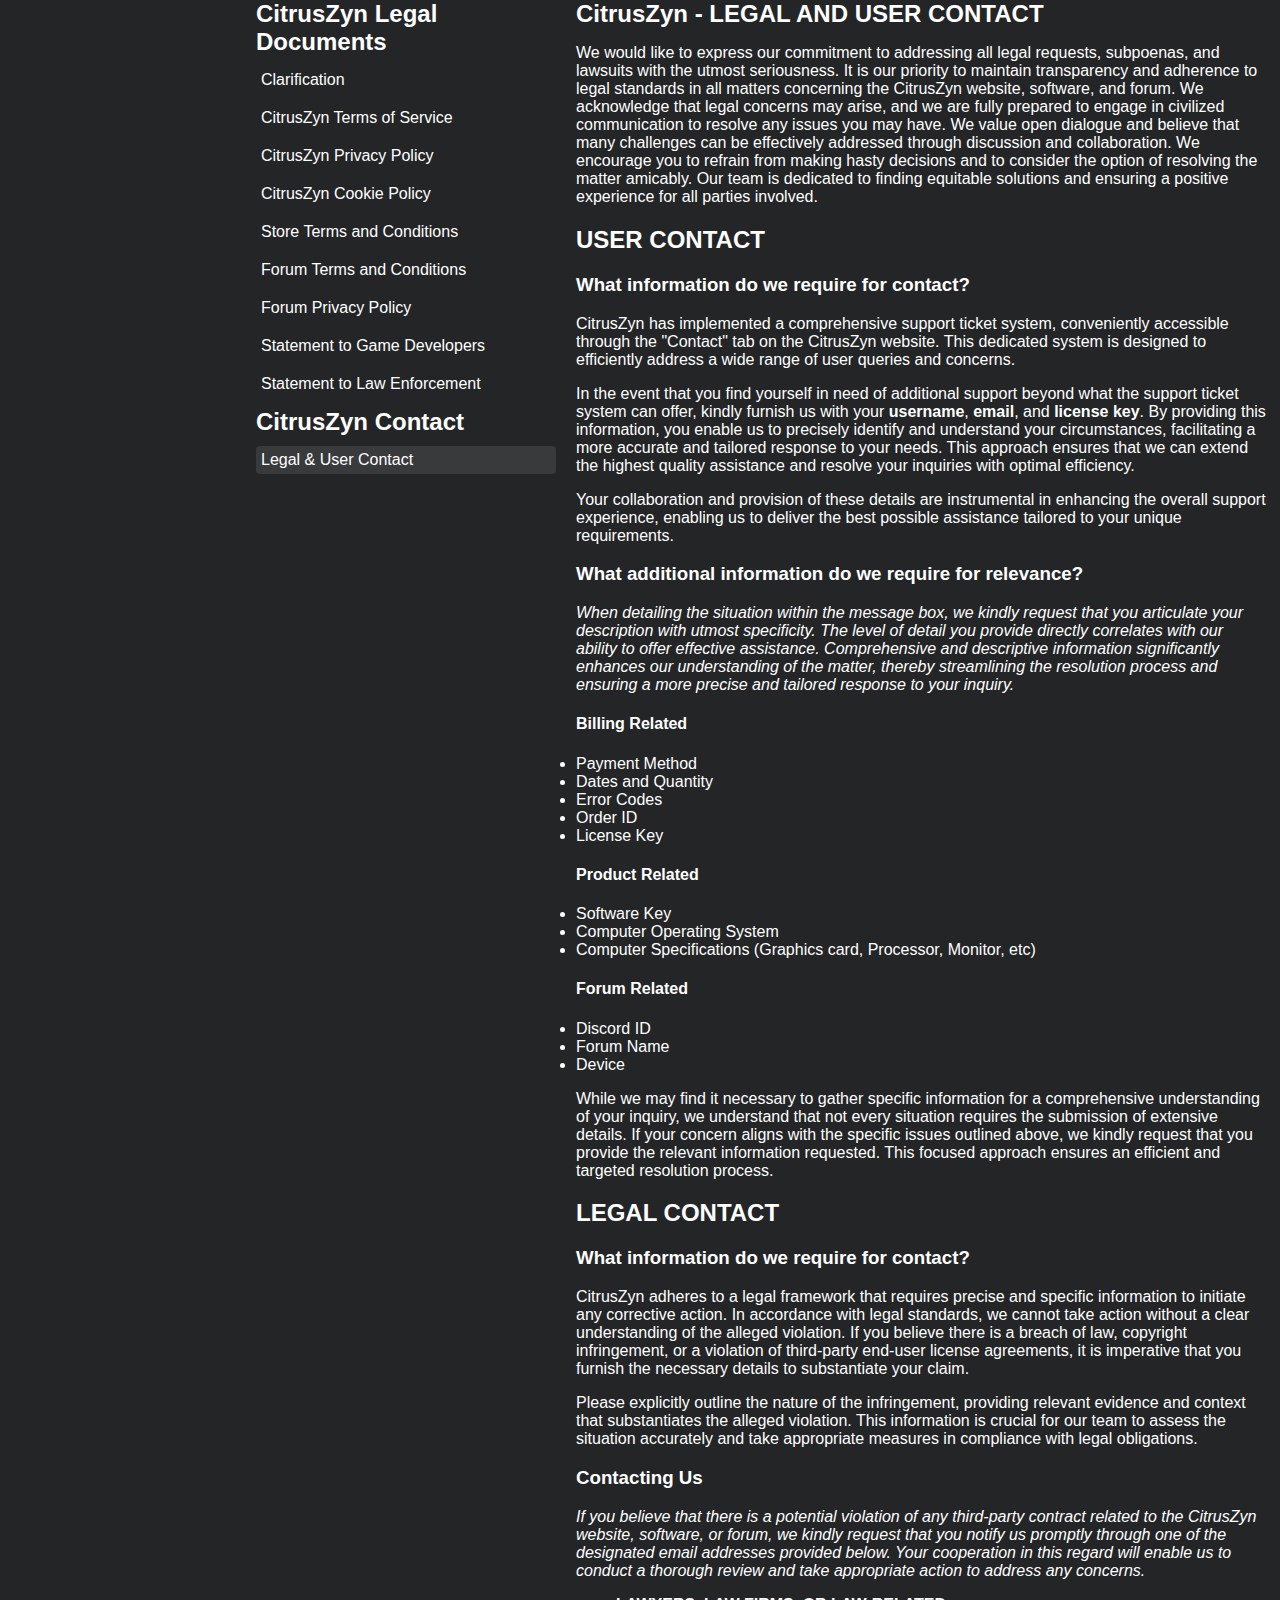
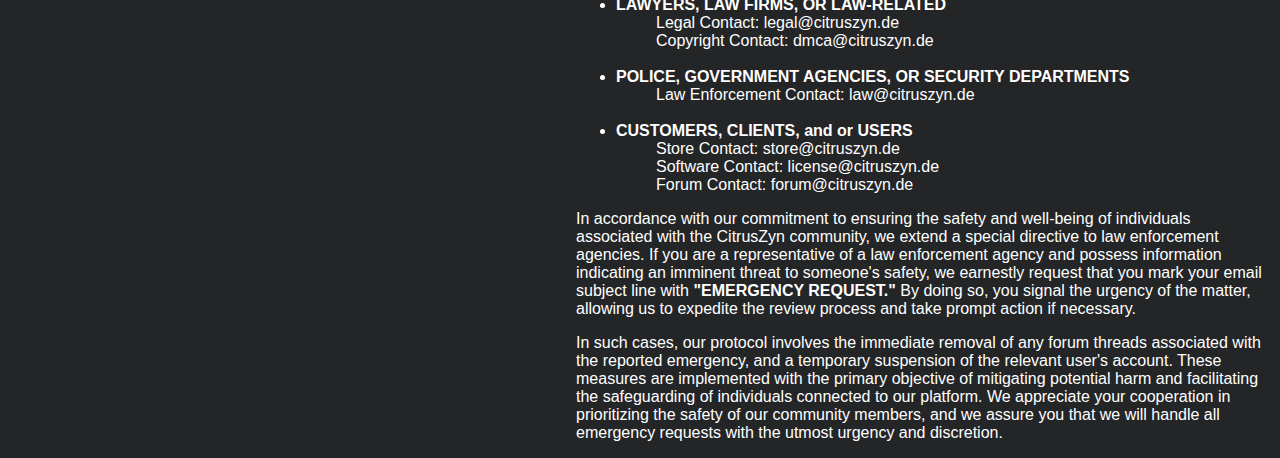
<file: pages/contact.html>
<!DOCTYPE html>
<html lang="en">
<head>
	<link rel="preconnect" href="https://fonts.googleapis.com">
	<link rel="preconnect" href="https://fonts.gstatic.com" crossorigin>
	<link href="https://fonts.googleapis.com/css2?family=Gabarito:wght@400..900&display=swap" rel="stylesheet">
	<Title>LEGAL AT CITRUSZYN</Title>
	<link rel="stylesheet" href="../styles.css">
	<meta charset="utf-8>">
</head>
<body>
	<div class="main-body">
		<nav id="navbar">
			<header>CitrusZyn Legal Documents</header>
			<a href="../index.html" class="nav-link">
				Clarification</a>
			<a href="tos.html" class="nav-link">
				CitrusZyn Terms of Service</a>
			<a href="#Object" class="nav-link">
				CitrusZyn Privacy Policy</a>
			<a href="#Inheritance" class="nav-link">
				CitrusZyn Cookie Policy</a>
			<a href="storeTos.html" class="nav-link">
				Store Terms and Conditions</a>
			<a href="#Encapsulation" class="nav-link">
				Forum Terms and Conditions</a>
			<a href="#Encapsulation" class="nav-link">
				Forum Privacy Policy</a>
			<a href="#Encapsulation" class="nav-link">
				Statement to Game Developers</a>
			<a href="#Encapsulation" class="nav-link">
				Statement to Law Enforcement</a>
			<header>CitrusZyn Contact</header>
			<a href="" class="active nav-link">
				Legal & User Contact</a>
			</nav>
		<main class="contacc" id="main-doc">
			<section class="main-section" id="Intro">
				<header>
					CitrusZyn - LEGAL AND USER CONTACT
				</header>
				<p>We would like to express our commitment to addressing all legal requests, subpoenas, and lawsuits with the utmost seriousness. It is our priority to maintain transparency and adherence to legal standards in all matters concerning the CitrusZyn website, software, and forum.
				We acknowledge that legal concerns may arise, and we are fully prepared to engage in civilized communication to resolve any issues you may have. We value open dialogue and believe that many challenges can be effectively addressed through discussion and collaboration.
				We encourage you to refrain from making hasty decisions and to consider the option of resolving the matter amicably. Our team is dedicated to finding equitable solutions and ensuring a positive experience for all parties involved.</p>

				<h2>USER CONTACT</h2></p>
				<h3>What information do we require for contact?</h3>
				<p>CitrusZyn has implemented a comprehensive support ticket system, conveniently accessible through the "Contact" tab on the CitrusZyn website. This dedicated system is designed to efficiently address a wide range of user queries and concerns.</p>
				<p>In the event that you find yourself in need of additional support beyond what the support ticket system can offer, kindly furnish us with your <b>username</b>, <b>email</b>, and <b>license key</b>. By providing this information, you enable us to precisely identify and understand your circumstances, facilitating a more accurate and tailored response to your needs. This approach ensures that we can extend the highest quality assistance and resolve your inquiries with optimal efficiency.</p>
				<p>Your collaboration and provision of these details are instrumental in enhancing the overall support experience, enabling us to deliver the best possible assistance tailored to your unique requirements.</p>
				
				<h3>What additional information do we require for relevance?</h3>
				<i>When detailing the situation within the message box, we kindly request that you articulate your description with utmost specificity. The level of detail you provide directly correlates with our ability to offer effective assistance. Comprehensive and descriptive information significantly enhances our understanding of the matter, thereby streamlining the resolution process and ensuring a more precise and tailored response to your inquiry.</i>

				<h4>Billing Related</h4>
				<li>Payment Method</li>
				<li>Dates and Quantity</li>
				<li>Error Codes</li>
				<li>Order ID</li>
				<li>License Key</li>

				<h4>Product Related</h4>
				<li>Software Key</li>
				<li>Computer Operating System</li>
				<li>Computer Specifications (Graphics card, Processor, Monitor, etc)</li>

				<h4>Forum Related</h4>
				<li>Discord ID</li>
				<li>Forum Name</li>
				<li>Device</li>

				<p>While we may find it necessary to gather specific information for a comprehensive understanding of your inquiry, we understand that not every situation requires the submission of extensive details. If your concern aligns with the specific issues outlined above, we kindly request that you provide the relevant information requested. This focused approach ensures an efficient and targeted resolution process.</p>

				<h2>LEGAL CONTACT</h2></p>
				<h3>What information do we require for contact?</h3>
				<p>CitrusZyn adheres to a legal framework that requires precise and specific information to initiate any corrective action. In accordance with legal standards, we cannot take action without a clear understanding of the alleged violation. If you believe there is a breach of law, copyright infringement, or a violation of third-party end-user license agreements, it is imperative that you furnish the necessary details to substantiate your claim.</p>
				<p>Please explicitly outline the nature of the infringement, providing relevant evidence and context that substantiates the alleged violation. This information is crucial for our team to assess the situation accurately and take appropriate measures in compliance with legal obligations.</p>
				
				<h3>Contacting Us</h3>
				<i><p>If you believe that there is a potential violation of any third-party contract related to the CitrusZyn website, software, or forum, we kindly request that you notify us promptly through one of the designated email addresses provided below. Your cooperation in this regard will enable us to conduct a thorough review and take appropriate action to address any concerns.</p></i>
				<ul>
					<b><li>LAWYERS, LAW FIRMS, OR LAW-RELATED</li></b>
					<dd>Legal Contact: legal@citruszyn.de</dd>
					<dd>Copyright Contact: dmca@citruszyn.de</dd>
					<br>
					<b><li>POLICE, GOVERNMENT AGENCIES, OR SECURITY DEPARTMENTS</li></b>
					<dd>Law Enforcement Contact: law@citruszyn.de</dd>
					<br>
					<b><li>CUSTOMERS, CLIENTS, and or USERS</li></b>
					<dd>Store Contact: store@citruszyn.de</dd>
					<dd>Software Contact: license@citruszyn.de</dd>
					<dd>Forum Contact: forum@citruszyn.de</dd>
				</ul>
				<p>In accordance with our commitment to ensuring the safety and well-being of individuals associated with the CitrusZyn community, we extend a special directive to law enforcement agencies.
				If you are a representative of a law enforcement agency and possess information indicating an imminent threat to someone's safety, we earnestly request that you mark your email subject line with <b>"EMERGENCY REQUEST."</b> By doing so, you signal the urgency of the matter, allowing us to expedite the review process and take prompt action if necessary.</p>
				<p>In such cases, our protocol involves the immediate removal of any forum threads associated with the reported emergency, and a temporary suspension of the relevant user's account. These measures are implemented with the primary objective of mitigating potential harm and facilitating the safeguarding of individuals connected to our platform. We appreciate your cooperation in prioritizing the safety of our community members, and we assure you that we will handle all emergency requests with the utmost urgency and discretion.</p>

		</main>
	</div>
</body>
</html>
</file>
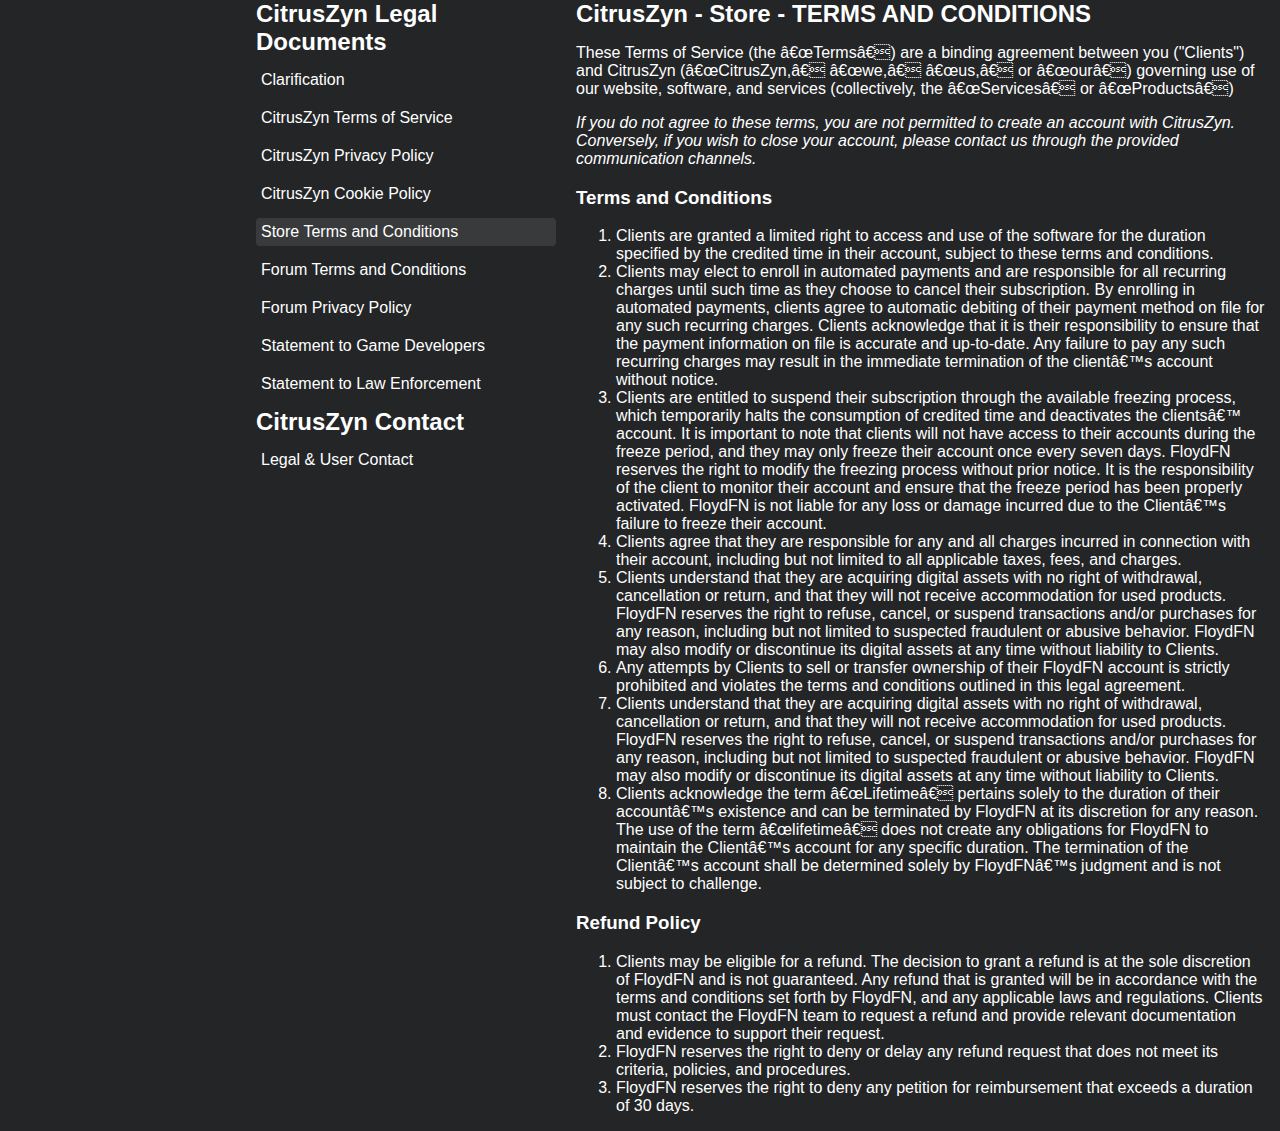
<file: pages/storeTos.html>
<!DOCTYPE html>
<html lang="en">
<head>
	<link rel="preconnect" href="https://fonts.googleapis.com">
	<link rel="preconnect" href="https://fonts.gstatic.com" crossorigin>
	<link href="https://fonts.googleapis.com/css2?family=Gabarito:wght@400..900&display=swap" rel="stylesheet">
	<Title>LEGAL AT CITRUSZYN</Title>
	<link rel="stylesheet" href="../styles.css">
	<meta charset="utf-8>">
</head>
<body>
	<div class="main-body">
		<nav id="navbar">
			<header>CitrusZyn Legal Documents</header>
			<a href="../index.html" class="nav-link">
				Clarification</a>
			<a href="tos.html" class="nav-link">
				CitrusZyn Terms of Service</a>
			<a href="#Object" class="nav-link">
				CitrusZyn Privacy Policy</a>
			<a href="#Inheritance" class="nav-link">
				CitrusZyn Cookie Policy</a>
			<a href="" class="active nav-link">
				Store Terms and Conditions</a>
			<a href="#Encapsulation" class="nav-link">
				Forum Terms and Conditions</a>
			<a href="#Encapsulation" class="nav-link">
				Forum Privacy Policy</a>
			<a href="#Encapsulation" class="nav-link">
				Statement to Game Developers</a>
			<a href="#Encapsulation" class="nav-link">
				Statement to Law Enforcement</a>
			<header>CitrusZyn Contact</header>
			<a href="contact.html" class="nav-link">
				Legal & User Contact</a>
			</nav>
		<main id="main-doc">
			<section class="main-section" id="Intro">
				<header>
					CitrusZyn - Store - TERMS AND CONDITIONS
				</header>
				<p>These Terms of Service (the “Terms”) are a binding agreement between you ("Clients") and CitrusZyn (“CitrusZyn,” “we,” “us,” or “our”) governing use of our website, software, and services (collectively, the “Services” or “Products”)				</p>
				<i>If you do not agree to these terms, you are not permitted to create an account with CitrusZyn. Conversely, if you wish to close your account, please contact us through the provided communication channels.</i>
				
				<h3>Terms and Conditions</h3>
				<ol type="1">
					<li>Clients are granted a limited right to access and use of the software for the duration specified by the credited time in their account, subject to these terms and conditions.</li>
					<li>Clients may elect to enroll in automated payments and are responsible for all recurring charges until such time as they choose to cancel their subscription. By enrolling in automated payments, clients agree to automatic debiting of their payment method on file for any such recurring charges. Clients acknowledge that it is their responsibility to ensure that the payment information on file is accurate and up-to-date. Any failure to pay any such recurring charges may result in the immediate termination of the client’s account without notice.</li>
                    <li>Clients are entitled to suspend their subscription through the available freezing process, which temporarily halts the consumption of credited time and deactivates the clients’ account. It is important to note that clients will not have access to their accounts during the freeze period, and they may only freeze their account once every seven days. FloydFN reserves the right to modify the freezing process without prior notice. It is the responsibility of the client to monitor their account and ensure that the freeze period has been properly activated. FloydFN is not liable for any loss or damage incurred due to the Client’s failure to freeze their account.</li>
                    <li>Clients agree that they are responsible for any and all charges incurred in connection with their account, including but not limited to all applicable taxes, fees, and charges.</li>
                    <li>Clients understand that they are acquiring digital assets with no right of withdrawal, cancellation or return, and that they will not receive accommodation for used products. FloydFN reserves the right to refuse, cancel, or suspend transactions and/or purchases for any reason, including but not limited to suspected fraudulent or abusive behavior. FloydFN may also modify or discontinue its digital assets at any time without liability to Clients.</li>   
                    <li>Any attempts by Clients to sell or transfer ownership of their FloydFN account is strictly prohibited and violates the terms and conditions outlined in this legal agreement.</li>
					<li>Clients understand that they are acquiring digital assets with no right of withdrawal, cancellation or return, and that they will not receive accommodation for used products. FloydFN reserves the right to refuse, cancel, or suspend transactions and/or purchases for any reason, including but not limited to suspected fraudulent or abusive behavior. FloydFN may also modify or discontinue its digital assets at any time without liability to Clients.</li>
					<li>Clients acknowledge the term “Lifetime” pertains solely to the duration of their account’s existence and can be terminated by FloydFN at its discretion for any reason. The use of the term “lifetime” does not create any obligations for FloydFN to maintain the Client’s account for any specific duration. The termination of the Client’s account shall be determined solely by FloydFN’s judgment and is not subject to challenge. </li>
					
				</ol>
                <h3>Refund Policy</h3>
				<ol type="1">
                    <li>Clients may be eligible for a refund. The decision to grant a refund is at the sole discretion of FloydFN and is not guaranteed. Any refund that is granted will be in accordance with the terms and conditions set forth by FloydFN, and any applicable laws and regulations. Clients must contact the FloydFN team to request a refund and provide relevant documentation and evidence to support their request. </li>
                    <li>FloydFN reserves the right to deny or delay any refund request that does not meet its criteria, policies, and procedures.</li>
                    <li>FloydFN reserves the right to deny any petition for reimbursement that exceeds a duration of 30 days.</li>
                </ol> 

			</main>
	</div>
</body>
</html>
</file>
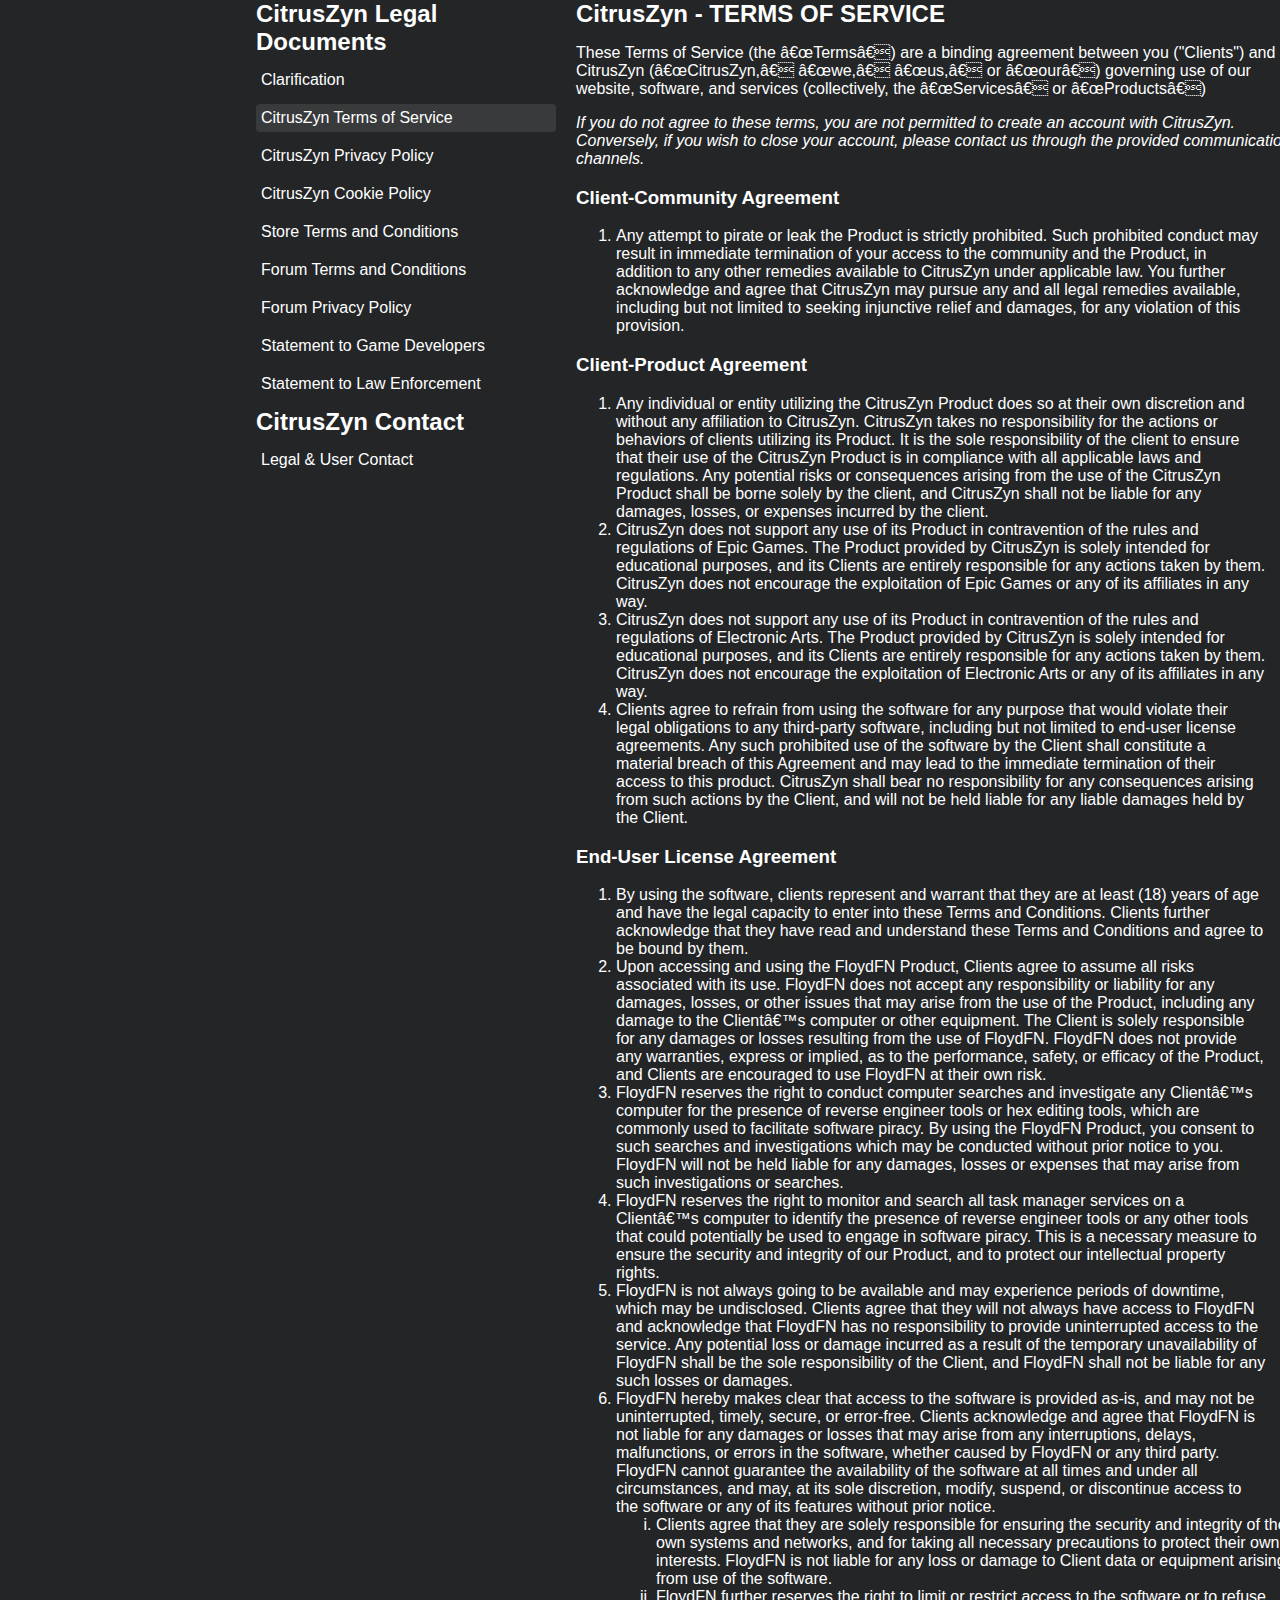
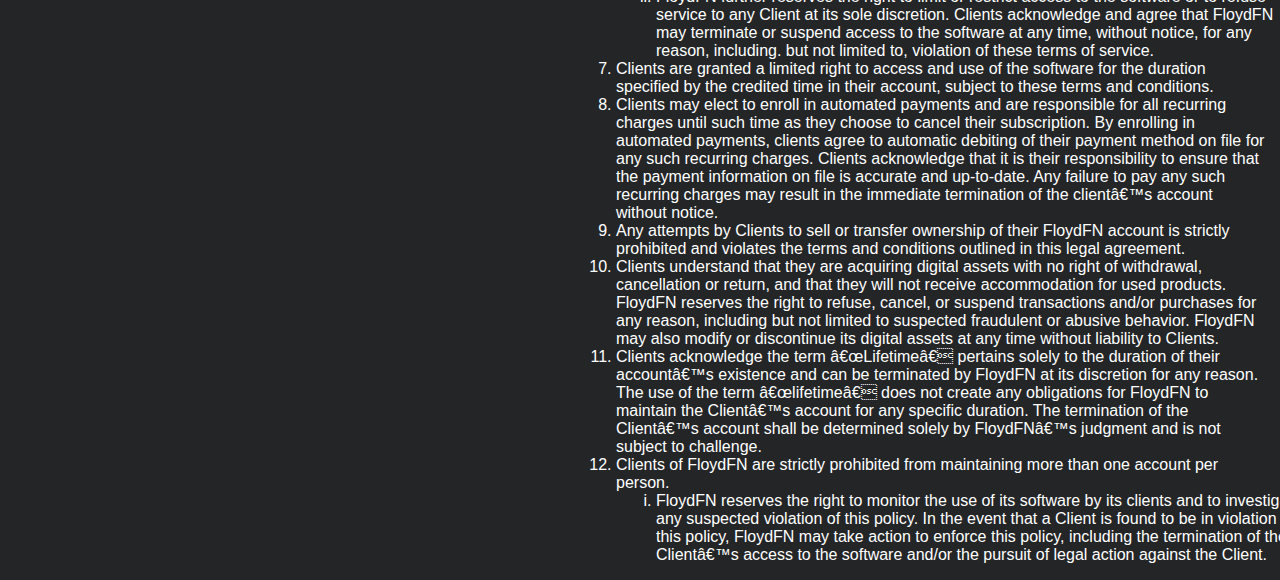
<file: pages/tos.html>
<!DOCTYPE html>
<html lang="en">
<head>
	<link rel="preconnect" href="https://fonts.googleapis.com">
	<link rel="preconnect" href="https://fonts.gstatic.com" crossorigin>
	<link href="https://fonts.googleapis.com/css2?family=Gabarito:wght@400..900&display=swap" rel="stylesheet">
	<Title>LEGAL AT CITRUSZYN</Title>
	<link rel="stylesheet" href="../styles.css">
	<meta charset="utf-8>">
</head>
<body>
	<div class="main-body">
		<nav id="navbar">
			<header>CitrusZyn Legal Documents</header>
			<a href="../index.html" class="nav-link">
				Clarification</a>
			<a href="" class="active nav-link">
				CitrusZyn Terms of Service</a>
			<a href="#Object" class="nav-link">
				CitrusZyn Privacy Policy</a>
			<a href="#Inheritance" class="nav-link">
				CitrusZyn Cookie Policy</a>
			<a href="storeTos.html" class="nav-link">
				Store Terms and Conditions</a>
			<a href="#Encapsulation" class="nav-link">
				Forum Terms and Conditions</a>
			<a href="#Encapsulation" class="nav-link">
				Forum Privacy Policy</a>
			<a href="#Encapsulation" class="nav-link">
				Statement to Game Developers</a>
			<a href="#Encapsulation" class="nav-link">
				Statement to Law Enforcement</a>
			<header>CitrusZyn Contact</header>
			<a href="contact.html" class="nav-link">
				Legal & User Contact</a>
			</nav>
		<main id="main-doc">
			<section class="main-section" id="Intro">
				<header>
					CitrusZyn - TERMS OF SERVICE
				</header>
				<p>These Terms of Service (the “Terms”) are a binding agreement between you ("Clients") and CitrusZyn (“CitrusZyn,” “we,” “us,” or “our”) governing use of our website, software, and services (collectively, the “Services” or “Products”)				</p>
				<i>If you do not agree to these terms, you are not permitted to create an account with CitrusZyn. Conversely, if you wish to close your account, please contact us through the provided communication channels.</i>
				<h3>Client-Community Agreement</h3>
				<ol type="1">
					<li>Any attempt to pirate or leak the Product is strictly prohibited. Such prohibited conduct may result in immediate termination of your access to the community and the Product, in addition to any other remedies available to CitrusZyn under applicable law. You further acknowledge and agree that CitrusZyn may pursue any and all legal remedies available, including but not limited to seeking injunctive relief and damages, for any violation of this provision.</li>
				</ol>
				<h3>Client-Product Agreement</h3>
				<ol type="1">
					<li>Any individual or entity utilizing the CitrusZyn Product does so at their own discretion and without any affiliation to CitrusZyn. CitrusZyn takes no responsibility for the actions or behaviors of clients utilizing its Product. It is the sole responsibility of the client to ensure that their use of the CitrusZyn Product is in compliance with all applicable laws and regulations. Any potential risks or consequences arising from the use of the CitrusZyn Product shall be borne solely by the client, and CitrusZyn shall not be liable for any damages, losses, or expenses incurred by the client.</li>
					<li>CitrusZyn does not support any use of its Product in contravention of the rules and regulations of Epic Games. The Product provided by CitrusZyn is solely intended for educational purposes, and its Clients are entirely responsible for any actions taken by them. CitrusZyn does not encourage the exploitation of Epic Games or any of its affiliates in any way.</li>
					<li>CitrusZyn does not support any use of its Product in contravention of the rules and regulations of Electronic Arts. The Product provided by CitrusZyn is solely intended for educational purposes, and its Clients are entirely responsible for any actions taken by them. CitrusZyn does not encourage the exploitation of Electronic Arts or any of its affiliates in any way.</li>
					<li>Clients agree to refrain from using the software for any purpose that would violate their legal obligations to any third-party software, including but not limited to end-user license agreements. Any such prohibited use of the software by the Client shall constitute a material breach of this Agreement and may lead to the immediate termination of their access to this product. CitrusZyn shall bear no responsibility for any consequences arising from such actions by the Client, and will not be held liable for any liable damages held by the Client.</li>
				</ol>
				<h3>End-User License Agreement</h3>
				<ol type="1">
					<li>By using the software, clients represent and warrant that they are at least (18) years of age and have the legal capacity to enter into these Terms and Conditions. Clients further acknowledge that they have read and understand these Terms and Conditions and agree to be bound by them.</li>
					<li>Upon accessing and using the FloydFN Product, Clients agree to assume all risks associated with its use. FloydFN does not accept any responsibility or liability for any damages, losses, or other issues that may arise from the use of the Product, including any damage to the Client’s computer or other equipment. The Client is solely responsible for any damages or losses resulting from the use of FloydFN. FloydFN does not provide any warranties, express or implied, as to the performance, safety, or efficacy of the Product, and Clients are encouraged to use FloydFN at their own risk.</li>
					<li>FloydFN reserves the right to conduct computer searches and investigate any Client’s computer for the presence of reverse engineer tools or hex editing tools, which are commonly used to facilitate software piracy. By using the FloydFN Product, you consent to such searches and investigations which may be conducted without prior notice to you. FloydFN will not be held liable for any damages, losses or expenses that may arise from such investigations or searches.</li>
					<li>FloydFN reserves the right to monitor and search all task manager services on a Client’s computer to identify the presence of reverse engineer tools or any other tools that could potentially be used to engage in software piracy. This is a necessary measure to ensure the security and integrity of our Product, and to protect our intellectual property rights.</li>
					<li>FloydFN is not always going to be available and may experience periods of downtime, which may be undisclosed. Clients agree that they will not always have access to FloydFN and acknowledge that FloydFN has no responsibility to provide uninterrupted access to the service. Any potential loss or damage incurred as a result of the temporary unavailability of FloydFN shall be the sole responsibility of the Client, and FloydFN shall not be liable for any such losses or damages.</li>
					<li>FloydFN hereby makes clear that access to the software is provided as-is, and may not be uninterrupted, timely, secure, or error-free. Clients acknowledge and agree that FloydFN is not liable for any damages or losses that may arise from any interruptions, delays, malfunctions, or errors in the software, whether caused by FloydFN or any third party. FloydFN cannot guarantee the availability of the software at all times and under all circumstances, and may, at its sole discretion, modify, suspend, or discontinue access to the software or any of its features without prior notice.</li>
					<ol type="i">
						<li>Clients agree that they are solely responsible for ensuring the security and integrity of their own systems and networks, and for taking all necessary precautions to protect their own interests. FloydFN is not liable for any loss or damage to Client data or equipment arising from use of the software.</li>
						<li>FloydFN further reserves the right to limit or restrict access to the software or to refuse service to any Client at its sole discretion. Clients acknowledge and agree that FloydFN may terminate or suspend access to the software at any time, without notice, for any reason, including. but not limited to, violation of these terms of service.</li>
					</ol>
					<li>Clients are granted a limited right to access and use of the software for the duration specified by the credited time in their account, subject to these terms and conditions.</li>
					<li>Clients may elect to enroll in automated payments and are responsible for all recurring charges until such time as they choose to cancel their subscription. By enrolling in automated payments, clients agree to automatic debiting of their payment method on file for any such recurring charges. Clients acknowledge that it is their responsibility to ensure that the payment information on file is accurate and up-to-date. Any failure to pay any such recurring charges may result in the immediate termination of the client’s account without notice.					</li>
					<li>Any attempts by Clients to sell or transfer ownership of their FloydFN account is strictly prohibited and violates the terms and conditions outlined in this legal agreement.</li>
					<li>Clients understand that they are acquiring digital assets with no right of withdrawal, cancellation or return, and that they will not receive accommodation for used products. FloydFN reserves the right to refuse, cancel, or suspend transactions and/or purchases for any reason, including but not limited to suspected fraudulent or abusive behavior. FloydFN may also modify or discontinue its digital assets at any time without liability to Clients.</li>
					<li>Clients acknowledge the term “Lifetime” pertains solely to the duration of their account’s existence and can be terminated by FloydFN at its discretion for any reason. The use of the term “lifetime” does not create any obligations for FloydFN to maintain the Client’s account for any specific duration. The termination of the Client’s account shall be determined solely by FloydFN’s judgment and is not subject to challenge. </li>
					<li>Clients of FloydFN are strictly prohibited from maintaining more than one account per person.</li>
                    <ol type="i">
						<li>FloydFN reserves the right to monitor the use of its software by its clients and to investigate any suspected violation of this policy. In the event that a Client is found to be in violation of this policy, FloydFN may take action to enforce this policy, including the termination of the Client’s access to the software and/or the pursuit of legal action against the Client.</li>
					</ol>
				</ol>
			</main>
	</div>
</body>
</html>
</file>
<file: styles.css>
html {
	font-family: "Source Sans 3", sans-serif;
	font-optical-sizing: auto;
	font-weight: <weight>;
	font-style: normal;
	background-color: #232527;
	color: white;
}

body {
	margin:0px;
}


.top-navbar {
    background-color: black;
    overflow: hidden;
}

.top-navbar a {
	float:left;
    display: block;
    color: #f2f2f2;
    text-align: center;
    text-decoration: none;
	margin-left: 5%;
}

.top-navbar a:hover {
    opacity: 60%;
}

div.main-body {
	display: grid;
	grid-template-columns: minmax(300px, auto)1fr;
	grid-template-areas: "navbar mainContent";
	grid-gap: 20px;
	margin-left: 20%;
	margin-right: 40%;
}

.mn4 
{
	margin-left:20% !important;
	margin-top: 2% !important;
	margin-bottom: 3% !important;
}

.mn7 
{
	border-radius: 32px;
	padding: 6px;
 	border: none;
	text-indent: 12%;
  	margin-left: 40%;
  	font-size: 12px;
	width: 14%;
	height: 32px;
}


nav#navbar {
	grid-area: navbar;
}

table {
    border-collapse: collapse;
    width: 100%;
    color: #dbdbdb;
    font-family: Arial, sans-serif;
    font-size: 15px;
    text-align: center;
    border-radius: 10px;
    overflow: hidden;
    box-shadow: 0 0 20px rgba(0, 0, 0, 0.1);
    margin: auto;
    margin-top: 50px;
    margin-bottom: 50px;
} 
table th {
	color: #fff;
	font-weight: bold;
	padding: 10px;
	text-transform: uppercase;
	letter-spacing: 1px;
}

li {
	width: 650px;
	word-wrap: break-word;
}

table tr:nth-child(even) td {
	background-color: #393A3C;
}
  

table td {
	word-wrap: break-word;
	width: 10px;
	padding: 25px;
}

nav#navbar a:hover{
	background-color: #393A3C;
	color: white;
}

nav#navbar a.active{
	background-color: #393A3C;
	color: white;
}

nav#navbar a {
	display: block;
	padding: 5px;
	border-radius: 4px;
	margin: 10px 0;
	text-decoration: none;
	color:white;
}



main#main-doc {
	grid-area: mainContent;
}

contacc {
	width: 20px;
	word-wrap: break-word;
}

header {
	font-size: 1.5rem;
	font-weight: bold;
}

code {
	background-color: #CCC;
	display: block;
	padding: 20px;
}
</file>
